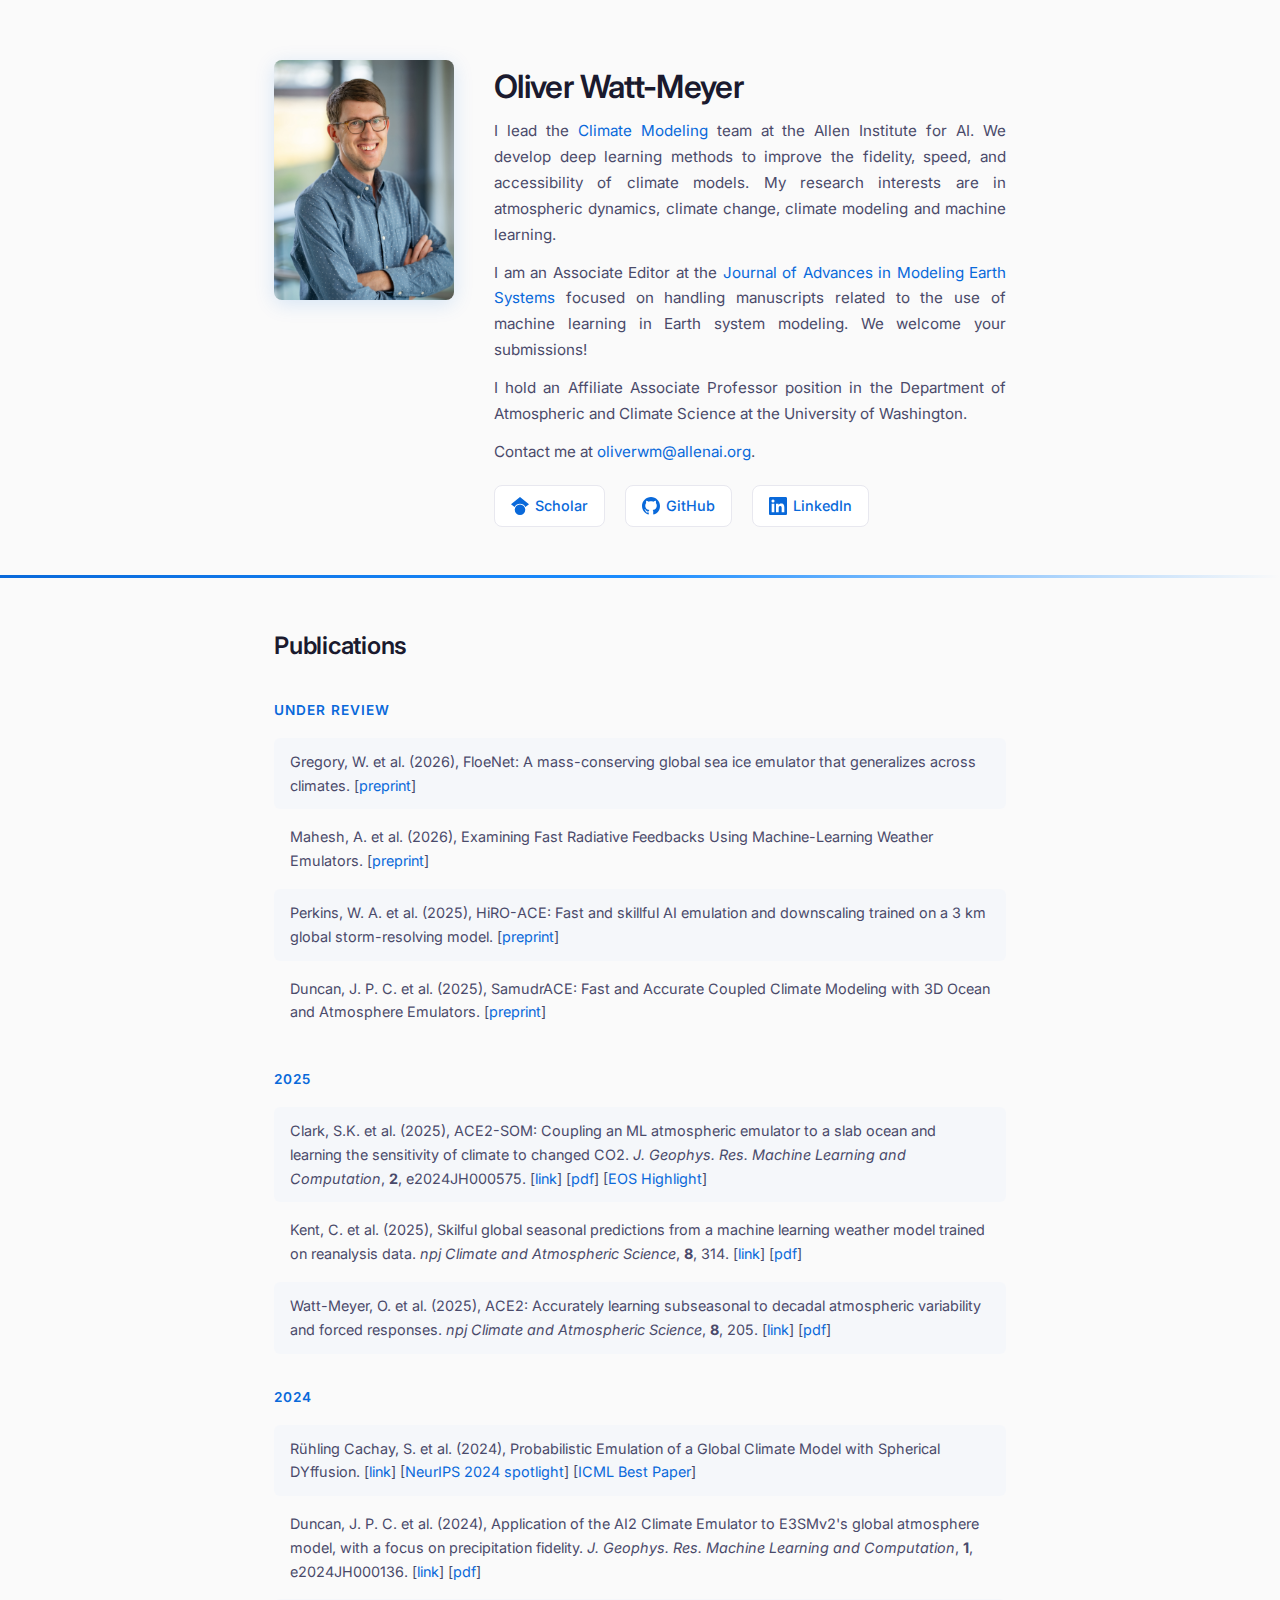
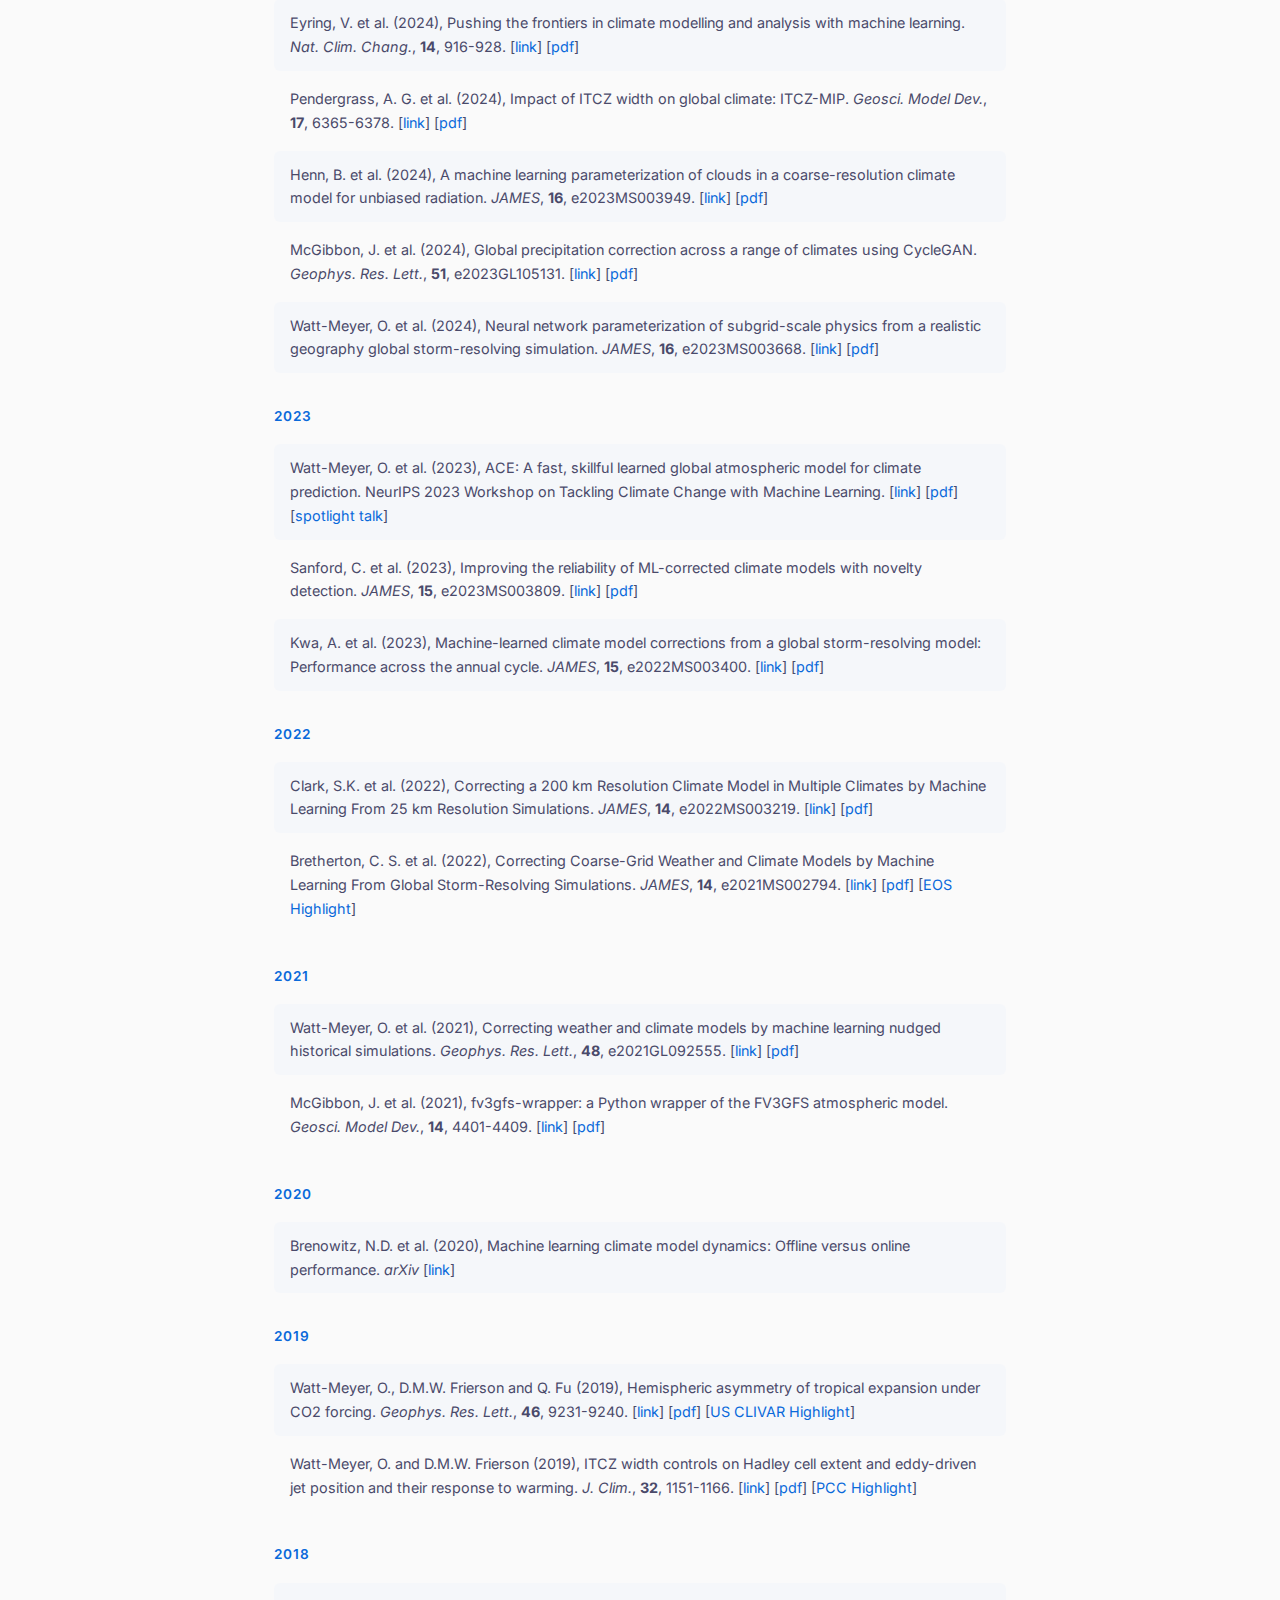
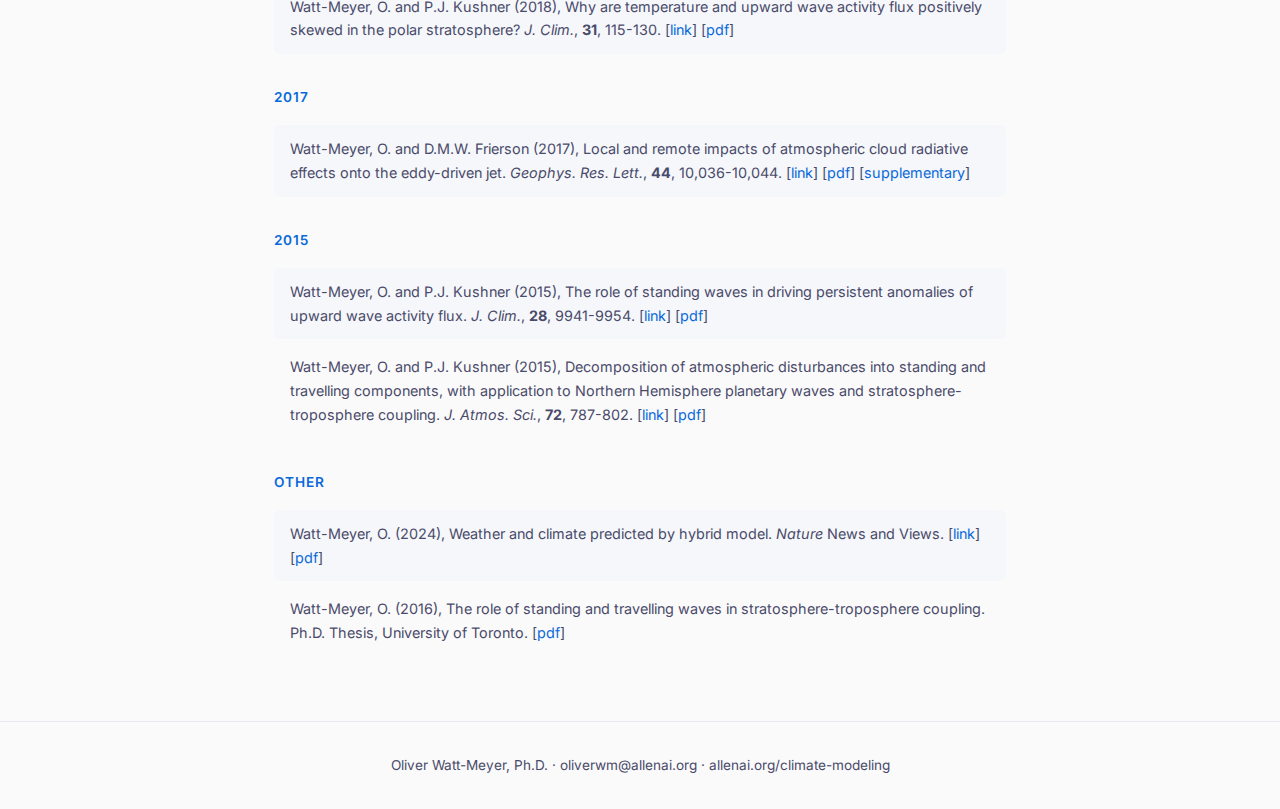
<file: index.html>
<!DOCTYPE html>
<html lang="en">
<head>
    <meta charset="utf-8">
    <meta name="viewport" content="width=device-width, initial-scale=1">
    <title>Oliver Watt-Meyer</title>
    <meta name="description" content="Oliver Watt-Meyer, Lead Research Scientist in Climate Modeling at Allen Institute for AI">
    <meta name="keywords" content="Oliver, Watt-Meyer, Atmospheric Dynamics, Climate, Machine Learning, Artificial Intelligence">
    <meta name="google-site-verification" content="THEeXyhXC6giBwA4fNbCqppctkP9OYTuIwHihQp08yg">
    <link rel="preconnect" href="https://fonts.googleapis.com">
    <link rel="preconnect" href="https://fonts.gstatic.com" crossorigin>
    <link href="https://fonts.googleapis.com/css2?family=Inter:wght@300;400;500;600&display=swap" rel="stylesheet">
    <style>
        *, *::before, *::after {
            box-sizing: border-box;
            margin: 0;
            padding: 0;
        }

        :root {
            --text: #1a1a2e;
            --text-secondary: #4a4a6a;
            --accent: #0969da;
            --accent-hover: #0550ae;
            --accent-light: #dbeafe;
            --bg: #fafafa;
            --card-bg: #ffffff;
            --border: #e8e8ef;
            --pub-bg: #f5f7fa;
        }

        body {
            font-family: 'Inter', -apple-system, BlinkMacSystemFont, sans-serif;
            color: var(--text);
            background: var(--bg);
            line-height: 1.7;
            font-size: 16px;
            -webkit-font-smoothing: antialiased;
        }

        a {
            color: var(--accent);
            text-decoration: none;
            transition: color 0.2s;
        }

        a:hover {
            color: var(--accent-hover);
            text-decoration: underline;
        }

        .container {
            max-width: 780px;
            margin: 0 auto;
            padding: 0 24px;
        }

        /* Header / Hero */
        .hero {
            padding: 60px 0 48px;
        }

        .hero-inner {
            display: flex;
            gap: 40px;
            align-items: flex-start;
        }

        .headshot {
            width: 180px;
            border-radius: 8px;
            flex-shrink: 0;
            box-shadow: 0 4px 20px rgba(9, 105, 218, 0.15);
        }

        .hero-text h1 {
            font-size: 2rem;
            font-weight: 600;
            margin-bottom: 4px;
            letter-spacing: -0.02em;
        }

        .hero-text .subtitle {
            font-size: 1.05rem;
            color: var(--text-secondary);
            margin-bottom: 16px;
            font-weight: 400;
        }

        .hero-text p {
            color: var(--text-secondary);
            font-size: 0.95rem;
            margin-bottom: 12px;
            text-align: justify;
        }

        .links {
            display: flex;
            gap: 20px;
            margin-top: 20px;
            flex-wrap: wrap;
        }

        .links a {
            display: inline-flex;
            align-items: center;
            gap: 6px;
            font-size: 0.9rem;
            font-weight: 500;
            padding: 8px 16px;
            border: 1px solid var(--border);
            border-radius: 8px;
            background: var(--card-bg);
            transition: all 0.2s;
        }

        .links a:hover {
            text-decoration: none;
            border-color: var(--accent);
            background: var(--accent-light);
            color: var(--accent-hover);
        }

        .links svg {
            width: 18px;
            height: 18px;
            flex-shrink: 0;
        }

        /* Divider */
        hr {
            border: none;
            height: 3px;
            background: linear-gradient(90deg, var(--accent), #1a8cff, transparent);
            margin: 0;
        }

        /* Publications */
        .publications {
            padding: 48px 0 60px;
        }

        .publications h2 {
            font-size: 1.5rem;
            font-weight: 600;
            margin-bottom: 32px;
            letter-spacing: -0.01em;
        }

        .pub-section h3 {
            font-size: 0.85rem;
            font-weight: 600;
            text-transform: uppercase;
            letter-spacing: 0.08em;
            color: var(--accent);
            margin-bottom: 16px;
            margin-top: 32px;
        }

        .pub-section:first-of-type h3 {
            margin-top: 0;
        }

        .pub-list {
            list-style: none;
        }

        .pub-list li {
            font-size: 0.9rem;
            line-height: 1.65;
            padding: 12px 16px;
            border-radius: 6px;
            margin-bottom: 4px;
            color: var(--text-secondary);
        }

        .pub-list li:nth-child(odd) {
            background: var(--pub-bg);
        }

        .pub-list li em {
            font-style: italic;
        }

        .pub-list .pub-links {
            white-space: nowrap;
        }

        .pub-list .pub-links a {
            font-size: 0.82rem;
            font-weight: 500;
        }

        /* Footer */
        footer {
            border-top: 1px solid var(--border);
            padding: 32px 0;
            text-align: center;
            font-size: 0.85rem;
            color: var(--text-secondary);
        }

        footer a {
            color: var(--text-secondary);
        }

        footer a:hover {
            color: var(--accent);
        }

        /* Mobile */
        @media (max-width: 600px) {
            .hero {
                padding: 40px 0 36px;
            }

            .hero-inner {
                flex-direction: column;
                align-items: center;
                text-align: center;
                gap: 24px;
            }

            .headshot {
                width: 140px;
            }

            .hero-text h1 {
                font-size: 1.6rem;
            }

            .hero-text p {
                text-align: left;
            }

            .links {
                justify-content: center;
            }

            .publications h2 {
                font-size: 1.3rem;
            }

            .pub-list li {
                padding: 10px 12px;
                font-size: 0.85rem;
            }
        }
    </style>
</head>
<body>

<section class="hero">
    <div class="container">
        <div class="hero-inner">
            <img class="headshot" src="images/headshot.jpg" alt="Oliver Watt-Meyer">
            <div class="hero-text">
                <h1>Oliver Watt-Meyer</h1>
                <p>
                    I lead the <a href="https://allenai.org/climate-modeling">Climate Modeling</a> team at the Allen Institute for AI. We develop deep learning methods to improve the fidelity,
                    speed, and accessibility of climate models. My research interests are in atmospheric dynamics, climate change,
                    climate modeling and machine learning. 
                </p>
                <p>
                    I am an Associate Editor at the <a href="https://agupubs.onlinelibrary.wiley.com/journal/19422466">Journal of Advances in Modeling Earth Systems</a>
                    focused on handling manuscripts related to the use of machine learning in Earth system modeling. We welcome your submissions!
                </p>
                <p>
				    I hold an Affiliate Associate Professor position in the Department of
                    Atmospheric and Climate Science at the University of Washington.
                </p>
                <p>Contact me at <a href="mailto:oliverwm@allenai.org">oliverwm@allenai.org</a>.</p>
                <div class="links">
                    <a href="https://scholar.google.com/citations?user=R-T2dmgAAAAJ&hl=en">
                        <svg viewBox="0 0 24 24" fill="currentColor"><path d="M12 24a7 7 0 1 1 0-14 7 7 0 0 1 0 14zm0-24L0 9.5l4.838 3.94A8 8 0 0 1 12 9a8 8 0 0 1 7.162 4.44L24 9.5z"/></svg>
                        Scholar
                    </a>
                    <a href="https://github.com/oliverwm1">
                        <svg viewBox="0 0 24 24" fill="currentColor"><path d="M12 0C5.37 0 0 5.37 0 12c0 5.31 3.435 9.795 8.205 11.385.6.105.825-.255.825-.57 0-.285-.015-1.23-.015-2.235-3.015.555-3.795-.735-4.035-1.41-.135-.345-.72-1.41-1.23-1.695-.42-.225-1.02-.78-.015-.795.945-.015 1.62.87 1.845 1.23 1.08 1.815 2.805 1.305 3.495.99.105-.78.42-1.305.765-1.605-2.67-.3-5.46-1.335-5.46-5.925 0-1.305.465-2.385 1.23-3.225-.12-.3-.54-1.53.12-3.18 0 0 1.005-.315 3.3 1.23.96-.27 1.98-.405 3-.405s2.04.135 3 .405c2.295-1.56 3.3-1.23 3.3-1.23.66 1.65.24 2.88.12 3.18.765.84 1.23 1.905 1.23 3.225 0 4.605-2.805 5.625-5.475 5.925.435.375.81 1.095.81 2.22 0 1.605-.015 2.895-.015 3.3 0 .315.225.69.825.57A12.02 12.02 0 0 0 24 12c0-6.63-5.37-12-12-12z"/></svg>
                        GitHub
                    </a>
                    <a href="https://www.linkedin.com/in/oliverwm/">
                        <svg viewBox="0 0 24 24" fill="currentColor"><path d="M20.447 20.452h-3.554v-5.569c0-1.328-.027-3.037-1.852-3.037-1.853 0-2.136 1.445-2.136 2.939v5.667H9.351V9h3.414v1.561h.046c.477-.9 1.637-1.85 3.37-1.85 3.601 0 4.267 2.37 4.267 5.455v6.286zM5.337 7.433a2.062 2.062 0 0 1-2.063-2.065 2.064 2.064 0 1 1 2.063 2.065zm1.782 13.019H3.555V9h3.564v11.452zM22.225 0H1.771C.792 0 0 .774 0 1.729v20.542C0 23.227.792 24 1.771 24h20.451C23.2 24 24 23.227 24 22.271V1.729C24 .774 23.2 0 22.222 0h.003z"/></svg>
                        LinkedIn
                    </a>
                </div>
            </div>
        </div>
    </div>
</section>

<hr>

<section class="publications">
    <div class="container">
        <h2>Publications</h2>

        <div class="pub-section">
            <h3>Under Review</h3>
            <ul class="pub-list">
                <li>Gregory, W. et al. (2026), FloeNet: A mass-conserving global sea ice emulator that generalizes across climates. [<a href="https://arxiv.org/abs/2603.12449">preprint</a>]</li>
                <li>Mahesh, A. et al. (2026), Examining Fast Radiative Feedbacks Using Machine-Learning Weather Emulators. [<a href="https://arxiv.org/abs/2602.16090">preprint</a>]</li>
                <li>Perkins, W. A. et al. (2025), HiRO-ACE: Fast and skillful AI emulation and downscaling trained on a 3 km global storm-resolving model. [<a href="https://arxiv.org/abs/2512.18224">preprint</a>]</li>
                <li>Duncan, J. P. C. et al. (2025), SamudrACE: Fast and Accurate Coupled Climate Modeling with 3D Ocean and Atmosphere Emulators. [<a href="https://arxiv.org/abs/2509.12490">preprint</a>]</li>
            </ul>
        </div>

        <div class="pub-section">
            <h3>2025</h3>
            <ul class="pub-list">
                <li>Clark, S.K. et al. (2025), ACE2-SOM: Coupling an ML atmospheric emulator to a slab ocean and learning the sensitivity of climate to changed CO2. <em>J. Geophys. Res. Machine Learning and Computation</em>, <strong>2</strong>, e2024JH000575. [<a href="https://agupubs.onlinelibrary.wiley.com/doi/full/10.1029/2024JH000575">link</a>] [<a href="https://agupubs.onlinelibrary.wiley.com/doi/epdf/10.1029/2024JH000575">pdf</a>] [<a href="https://eos.org/research-spotlights/a-step-toward-ai-modeling-of-the-whole-earth-system">EOS Highlight</a>]</li>
                <li>Kent, C. et al. (2025), Skilful global seasonal predictions from a machine learning weather model trained on reanalysis data. <em>npj Climate and Atmospheric Science</em>, <strong>8</strong>, 314. [<a href="https://www.nature.com/articles/s41612-025-01198-3">link</a>] [<a href="https://www.nature.com/articles/s41612-025-01198-3.pdf">pdf</a>]</li>
                <li>Watt-Meyer, O. et al. (2025), ACE2: Accurately learning subseasonal to decadal atmospheric variability and forced responses. <em>npj Climate and Atmospheric Science</em>, <strong>8</strong>, 205. [<a href="https://www.nature.com/articles/s41612-025-01090-0">link</a>] [<a href="https://www.nature.com/articles/s41612-025-01090-0.pdf">pdf</a>]</li>
            </ul>
        </div>

        <div class="pub-section">
            <h3>2024</h3>
            <ul class="pub-list">
                <li>R&#252;hling Cachay, S. et al. (2024), Probabilistic Emulation of a Global Climate Model with Spherical DYffusion. [<a href="https://arxiv.org/abs/2406.14798">link</a>] [<a href="https://openreview.net/forum?id=Ib2iHIJRTh">NeurIPS 2024 spotlight</a>] [<a href="https://leap-stc.github.io/ml4esm-workshop/Papers">ICML Best Paper</a>]</li>
                <li>Duncan, J. P. C. et al. (2024), Application of the AI2 Climate Emulator to E3SMv2's global atmosphere model, with a focus on precipitation fidelity. <em>J. Geophys. Res. Machine Learning and Computation</em>, <strong>1</strong>, e2024JH000136. [<a href="https://agupubs.onlinelibrary.wiley.com/doi/abs/10.1029/2024JH000136">link</a>] [<a href="https://agupubs.onlinelibrary.wiley.com/doi/epdf/10.1029/2024JH000136">pdf</a>]</li>
                <li>Eyring, V. et al. (2024), Pushing the frontiers in climate modelling and analysis with machine learning. <em>Nat. Clim. Chang.</em>, <strong>14</strong>, 916-928. [<a href="https://www.nature.com/articles/s41558-024-02095-y">link</a>] [<a href="https://rdcu.be/dRMdh">pdf</a>]</li>
                <li>Pendergrass, A. G. et al. (2024), Impact of ITCZ width on global climate: ITCZ-MIP. <em>Geosci. Model Dev.</em>, <strong>17</strong>, 6365-6378. [<a href="https://gmd.copernicus.org/articles/17/6365/2024/">link</a>] [<a href="https://gmd.copernicus.org/articles/17/6365/2024/gmd-17-6365-2024.pdf">pdf</a>]</li>
                <li>Henn, B. et al. (2024), A machine learning parameterization of clouds in a coarse-resolution climate model for unbiased radiation. <em>JAMES</em>, <strong>16</strong>, e2023MS003949. [<a href="https://agupubs.onlinelibrary.wiley.com/doi/10.1029/2023MS003949">link</a>] [<a href="https://agupubs.onlinelibrary.wiley.com/doi/epdf/10.1029/2023MS003949">pdf</a>]</li>
                <li>McGibbon, J. et al. (2024), Global precipitation correction across a range of climates using CycleGAN. <em>Geophys. Res. Lett.</em>, <strong>51</strong>, e2023GL105131. [<a href="https://agupubs.onlinelibrary.wiley.com/doi/full/10.1029/2023GL105131">link</a>] [<a href="https://agupubs.onlinelibrary.wiley.com/doi/epdf/10.1029/2023GL105131">pdf</a>]</li>
                <li>Watt-Meyer, O. et al. (2024), Neural network parameterization of subgrid-scale physics from a realistic geography global storm-resolving simulation. <em>JAMES</em>, <strong>16</strong>, e2023MS003668. [<a href="https://agupubs.onlinelibrary.wiley.com/doi/full/10.1029/2023MS003668">link</a>] [<a href="https://agupubs.onlinelibrary.wiley.com/doi/epdf/10.1029/2023MS003668">pdf</a>]</li>
            </ul>
        </div>

        <div class="pub-section">
            <h3>2023</h3>
            <ul class="pub-list">
                <li>Watt-Meyer, O. et al. (2023), ACE: A fast, skillful learned global atmospheric model for climate prediction. NeurIPS 2023 Workshop on Tackling Climate Change with Machine Learning. [<a href="https://arxiv.org/abs/2310.02074">link</a>] [<a href="https://arxiv.org/pdf/2310.02074.pdf">pdf</a>] [<a href="https://nips.cc/virtual/2023/76999">spotlight talk</a>]</li>
                <li>Sanford, C. et al. (2023), Improving the reliability of ML-corrected climate models with novelty detection. <em>JAMES</em>, <strong>15</strong>, e2023MS003809. [<a href="https://agupubs.onlinelibrary.wiley.com/doi/full/10.1029/2023MS003809">link</a>] [<a href="https://agupubs.onlinelibrary.wiley.com/doi/epdf/10.1029/2023MS003809">pdf</a>]</li>
                <li>Kwa, A. et al. (2023), Machine-learned climate model corrections from a global storm-resolving model: Performance across the annual cycle. <em>JAMES</em>, <strong>15</strong>, e2022MS003400. [<a href="https://agupubs.onlinelibrary.wiley.com/doi/full/10.1029/2022MS003400">link</a>] [<a href="https://agupubs.onlinelibrary.wiley.com/doi/epdf/10.1029/2022MS003400">pdf</a>]</li>
            </ul>
        </div>

        <div class="pub-section">
            <h3>2022</h3>
            <ul class="pub-list">
                <li>Clark, S.K. et al. (2022), Correcting a 200 km Resolution Climate Model in Multiple Climates by Machine Learning From 25 km Resolution Simulations. <em>JAMES</em>, <strong>14</strong>, e2022MS003219. [<a href="https://agupubs.onlinelibrary.wiley.com/doi/full/10.1029/2022MS003219">link</a>] [<a href="https://agupubs.onlinelibrary.wiley.com/doi/epdf/10.1029/2022MS003219">pdf</a>]</li>
                <li>Bretherton, C. S. et al. (2022), Correcting Coarse-Grid Weather and Climate Models by Machine Learning From Global Storm-Resolving Simulations. <em>JAMES</em>, <strong>14</strong>, e2021MS002794. [<a href="https://agupubs.onlinelibrary.wiley.com/doi/abs/10.1029/2021MS002794">link</a>] [<a href="https://agupubs.onlinelibrary.wiley.com/doi/epdf/10.1029/2021MS002794">pdf</a>] [<a href="https://eos.org/editor-highlights/corrective-machine-learning-for-improving-climate-models">EOS Highlight</a>]</li>
            </ul>
        </div>

        <div class="pub-section">
            <h3>2021</h3>
            <ul class="pub-list">
                <li>Watt-Meyer, O. et al. (2021), Correcting weather and climate models by machine learning nudged historical simulations. <em>Geophys. Res. Lett.</em>, <strong>48</strong>, e2021GL092555. [<a href="https://agupubs.onlinelibrary.wiley.com/doi/full/10.1029/2021GL092555">link</a>] [<a href="https://agupubs.onlinelibrary.wiley.com/doi/epdf/10.1029/2021GL092555">pdf</a>]</li>
                <li>McGibbon, J. et al. (2021), fv3gfs-wrapper: a Python wrapper of the FV3GFS atmospheric model. <em>Geosci. Model Dev.</em>, <strong>14</strong>, 4401-4409. [<a href="https://gmd.copernicus.org/articles/14/4401/2021/gmd-14-4401-2021-discussion.html">link</a>] [<a href="https://gmd.copernicus.org/articles/14/4401/2021/gmd-14-4401-2021.pdf">pdf</a>]</li>
            </ul>
        </div>

        <div class="pub-section">
            <h3>2020</h3>
            <ul class="pub-list">
                <li>Brenowitz, N.D. et al. (2020), Machine learning climate model dynamics: Offline versus online performance. <em>arXiv</em> [<a href="https://arxiv.org/abs/2011.03081">link</a>]</li>
            </ul>
        </div>

        <div class="pub-section">
            <h3>2019</h3>
            <ul class="pub-list">
                <li>Watt-Meyer, O., D.M.W. Frierson and Q. Fu (2019), Hemispheric asymmetry of tropical expansion under CO2 forcing. <em>Geophys. Res. Lett.</em>, <strong>46</strong>, 9231-9240. [<a href="https://agupubs.onlinelibrary.wiley.com/doi/abs/10.1029/2019GL083695">link</a>] [<a href="publications/Watt-MeyerFriersonFu2019_GRL.pdf">pdf</a>] [<a href="https://usclivar.org/research-highlights/swiftly-shifting-southward-co2-forced-tropical-widening-larger-southern">US CLIVAR Highlight</a>]</li>
                <li>Watt-Meyer, O. and D.M.W. Frierson (2019), ITCZ width controls on Hadley cell extent and eddy-driven jet position and their response to warming. <em>J. Clim.</em>, <strong>32</strong>, 1151-1166. [<a href="https://journals.ametsoc.org/doi/abs/10.1175/JCLI-D-18-0434.1">link</a>] [<a href="publications/Watt-MeyerFrierson2019.pdf">pdf</a>] [<a href="https://pcc.uw.edu/blog/research/connections-between-the-response-of-the-itcz-hadley-cell-and-storm-tracks-to-climate-change/">PCC Highlight</a>]</li>
            </ul>
        </div>

        <div class="pub-section">
            <h3>2018</h3>
            <ul class="pub-list">
                <li>Watt-Meyer, O. and P.J. Kushner (2018), Why are temperature and upward wave activity flux positively skewed in the polar stratosphere? <em>J. Clim.</em>, <strong>31</strong>, 115-130. [<a href="http://journals.ametsoc.org/doi/abs/10.1175/JCLI-D-17-0155.1">link</a>] [<a href="publications/Watt-MeyerKushner2018.pdf">pdf</a>]</li>
            </ul>
        </div>

        <div class="pub-section">
            <h3>2017</h3>
            <ul class="pub-list">
                <li>Watt-Meyer, O. and D.M.W. Frierson (2017), Local and remote impacts of atmospheric cloud radiative effects onto the eddy-driven jet. <em>Geophys. Res. Lett.</em>, <strong>44</strong>, 10,036-10,044. [<a href="http://onlinelibrary.wiley.com/doi/10.1002/2017GL074901/full">link</a>] [<a href="publications/Watt-MeyerFrierson2017.pdf">pdf</a>] [<a href="publications/Watt-MeyerFrierson2017_supp.pdf">supplementary</a>]</li>
            </ul>
        </div>

        <div class="pub-section">
            <h3>2015</h3>
            <ul class="pub-list">
                <li>Watt-Meyer, O. and P.J. Kushner (2015), The role of standing waves in driving persistent anomalies of upward wave activity flux. <em>J. Clim.</em>, <strong>28</strong>, 9941-9954. [<a href="http://journals.ametsoc.org/doi/abs/10.1175/JCLI-D-15-0317.1">link</a>] [<a href="publications/Watt-MeyerKushner2015b.pdf">pdf</a>]</li>
                <li>Watt-Meyer, O. and P.J. Kushner (2015), Decomposition of atmospheric disturbances into standing and travelling components, with application to Northern Hemisphere planetary waves and stratosphere-troposphere coupling. <em>J. Atmos. Sci.</em>, <strong>72</strong>, 787-802. [<a href="http://journals.ametsoc.org/doi/abs/10.1175/JAS-D-14-0214.1">link</a>] [<a href="publications/Watt-MeyerKushner2015a.pdf">pdf</a>]</li>
            </ul>
        </div>

        <div class="pub-section">
            <h3>Other</h3>
            <ul class="pub-list">
                <li>Watt-Meyer, O. (2024), Weather and climate predicted by hybrid model. <em>Nature</em> News and Views. [<a href="https://www.nature.com/articles/d41586-024-02558-4">link</a>] [<a href="https://rdcu.be/dRlsM">pdf</a>]</li>
                <li>Watt-Meyer, O. (2016), The role of standing and travelling waves in stratosphere-troposphere coupling. Ph.D. Thesis, University of Toronto. [<a href="publications/OliverWatt-MeyerThesis.pdf">pdf</a>]</li>
            </ul>
        </div>
    </div>
</section>

<footer>
    <div class="container">
        Oliver Watt-Meyer, Ph.D. &middot;
        <a href="mailto:oliverwm@allenai.org">oliverwm@allenai.org</a> &middot;
        <a href="https://allenai.org/climate-modeling">allenai.org/climate-modeling</a>
    </div>
</footer>

</body>
</html>
</file>
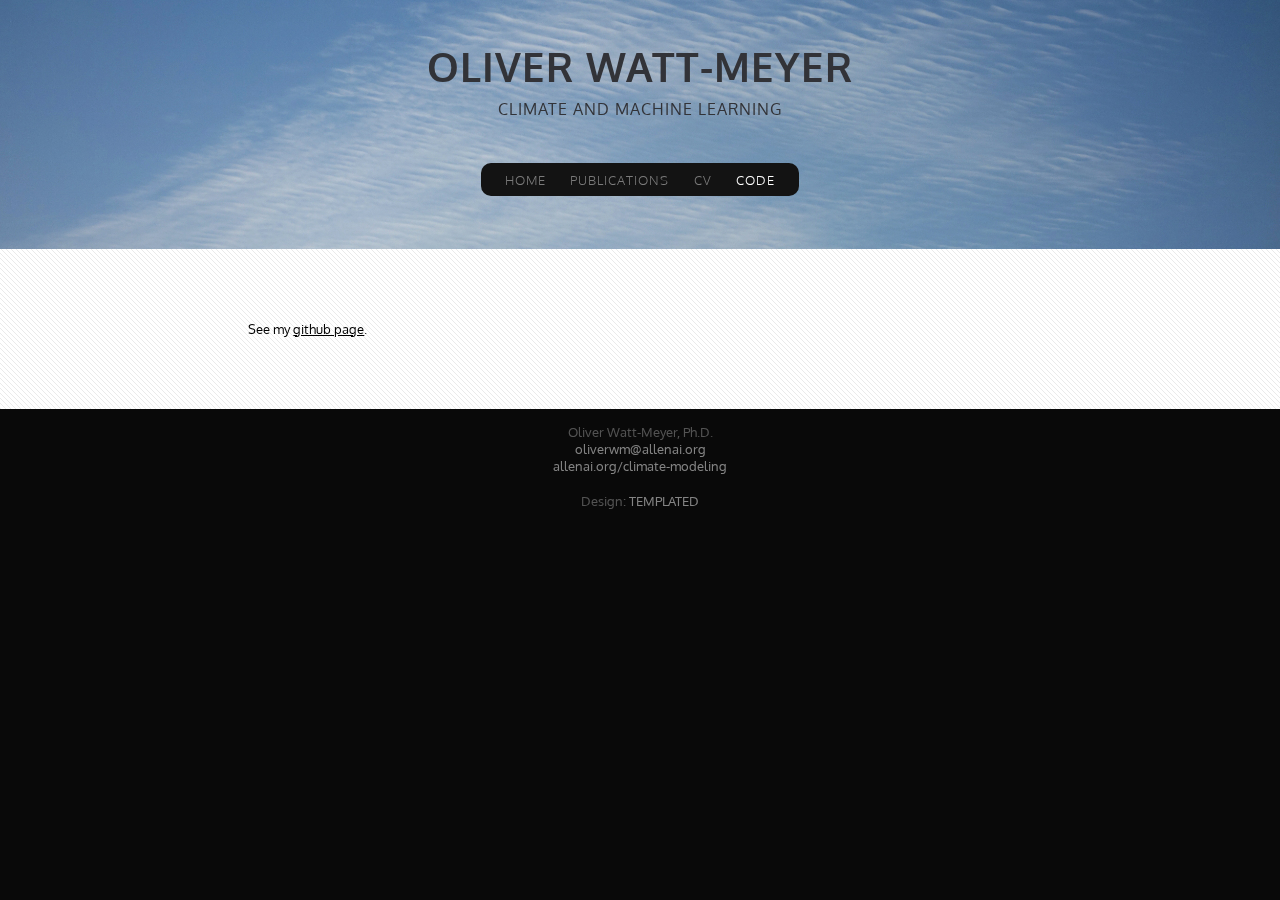
<file: code.html>
<!DOCTYPE HTML>
<!--
	Monochromed by TEMPLATED
    templated.co @templatedco
    Released for free under the Creative Commons Attribution 3.0 license (templated.co/license)
-->
<html>
	<head>
		<title>Oliver Watt-Meyer</title>
		<meta http-equiv="content-type" content="text/html; charset=utf-8" />
		<meta name="description" content="" />
		<meta name="keywords" content="" />
		<meta name="robots" content="noindex" />
		<link href='http://fonts.googleapis.com/css?family=Oxygen:400,300,700' rel='stylesheet' type='text/css'>
		<!--[if lte IE 8]><script src="js/html5shiv.js"></script><![endif]-->
        <script src="http://ajax.googleapis.com/ajax/libs/jquery/1.11.0/jquery.min.js"></script>
		<script src="js/skel.min.js"></script>
		<script src="js/skel-panels.min.js"></script>
		<script src="js/init.js"></script>
		<noscript>
			<link rel="stylesheet" href="css/skel-noscript.css" />
			<link rel="stylesheet" href="css/style.css" />
		</noscript>
		<!--[if lte IE 8]><link rel="stylesheet" href="css/ie/v8.css" /><![endif]-->
		<!--[if lte IE 9]><link rel="stylesheet" href="css/ie/v9.css" /><![endif]-->
	</head>
	<body class="homepage">

	<!-- Header -->
		<div id="header">
			<div class="container">
					
				<!-- Logo -->
					<div id="logo">
						<h1><a href="#">Oliver Watt-Meyer</a></h1>
						<span>Climate and Machine Learning</span>
					</div>
				
				<!-- Nav -->
					<nav id="nav">
						<ul>
							<li><a href="index.html">Home</a></li>
							<li><a href="publications.html">Publications</a></li>
							<li><a href="cv.html">CV</a></li>
							<li class="active"><a href="code.html">Code</a></li>
						</ul>
					</nav>

			</div>
		</div>
	<!-- Header -->
			
	<!-- Main -->
		<div id="main">
			<div class="container">
				<div class="row">
					<div class="2u">
						<section>
							<p>&nbsp;</p>
						</section>
					</div>
					<div class="8u">
						<section>
							See my <a href="https://github.com/oliverwm1">github page</a>.
						</section>
					</div>
					
					<div class="2u">
						<section>
							<p>&nbsp;</p>
						</section>
					</div>
				</div>
			
			</div>
		</div>
	<!-- Main -->


	<!-- Copyright -->
		<div id="copyright">
			<div class="container">
				<ul>
					<li>
						Oliver Watt-Meyer, Ph.D.<br>
						<a href="mailto:oliverwm@allenai.org">oliverwm@allenai.org</a><br>
						<a href="https://allenai.org/climate-modeling">allenai.org/climate-modeling</a>
					</li>
				</ul>
				Design: <a href="http://templated.co">TEMPLATED</a>
			</div>
		</div>

	</body>
</html>
</file>
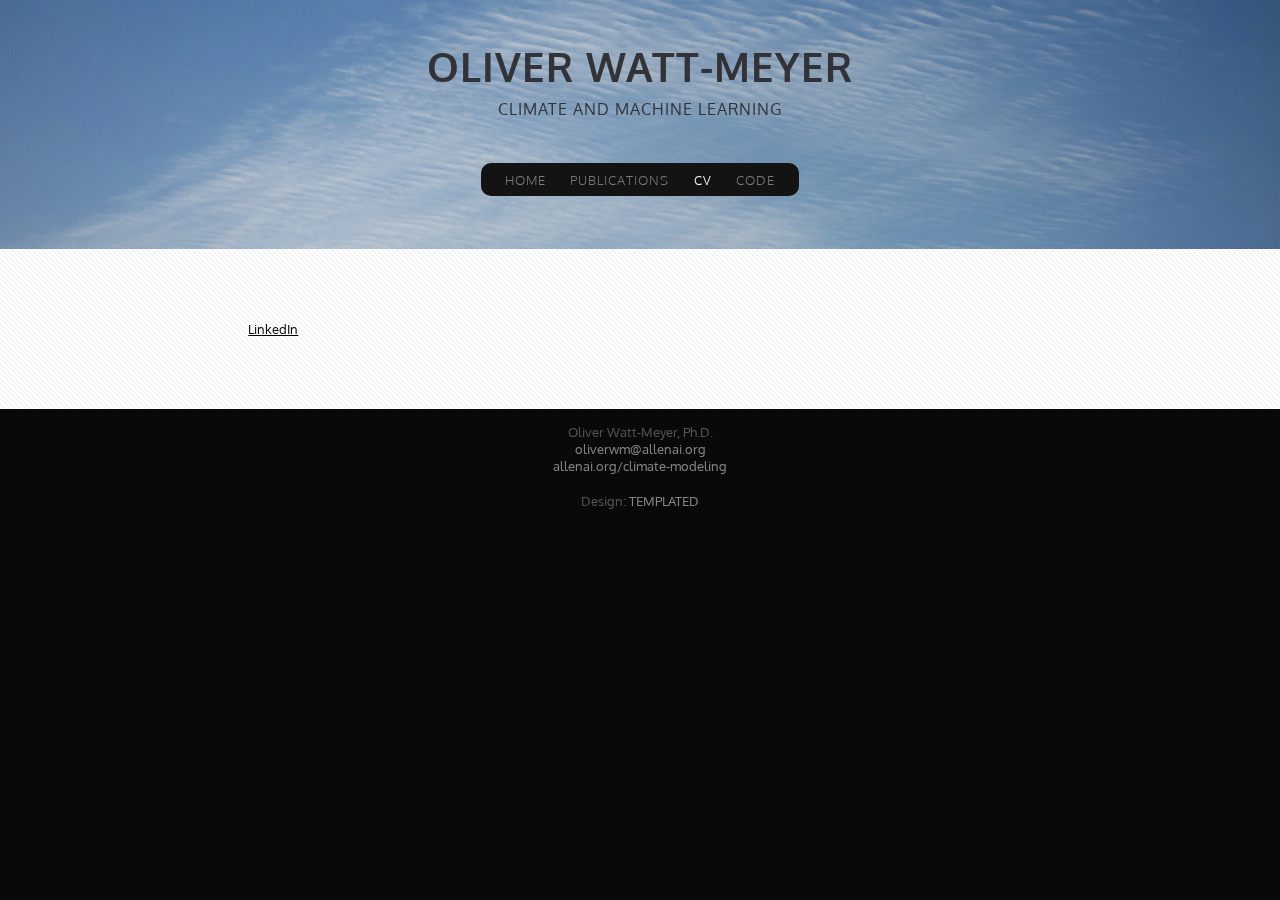
<file: cv.html>
<!DOCTYPE HTML>
<!--
	Monochromed by TEMPLATED
    templated.co @templatedco
    Released for free under the Creative Commons Attribution 3.0 license (templated.co/license)
-->
<html>
	<head>
		<title>Oliver Watt-Meyer</title>
		<meta http-equiv="content-type" content="text/html; charset=utf-8" />
		<meta name="description" content="" />
		<meta name="keywords" content="" />
		<meta name="robots" content="noindex" />
		<link href='http://fonts.googleapis.com/css?family=Oxygen:400,300,700' rel='stylesheet' type='text/css'>
		<!--[if lte IE 8]><script src="js/html5shiv.js"></script><![endif]-->
        <script src="http://ajax.googleapis.com/ajax/libs/jquery/1.11.0/jquery.min.js"></script>
		<script src="js/skel.min.js"></script>
		<script src="js/skel-panels.min.js"></script>
		<script src="js/init.js"></script>
		<noscript>
			<link rel="stylesheet" href="css/skel-noscript.css" />
			<link rel="stylesheet" href="css/style.css" />
		</noscript>
		<!--[if lte IE 8]><link rel="stylesheet" href="css/ie/v8.css" /><![endif]-->
		<!--[if lte IE 9]><link rel="stylesheet" href="css/ie/v9.css" /><![endif]-->
	</head>
	<body class="homepage">

	<!-- Header -->
		<div id="header">
			<div class="container">
					
				<!-- Logo -->
					<div id="logo">
						<h1><a href="#">Oliver Watt-Meyer</a></h1>
						<span>Climate and Machine Learning</span>
					</div>
				
				<!-- Nav -->
					<nav id="nav">
						<ul>
							<li><a href="index.html">Home</a></li>
							<li><a href="publications.html">Publications</a></li>
							<li class="active"><a href="cv.html">CV</a></li>
							<li><a href="code.html">Code</a></li>
						</ul>
					</nav>

			</div>
		</div>
	<!-- Header -->
			
	<!-- Main -->
		<div id="main">
			<div class="container">
				<div class="row">
					<div class="2u">
						<section>
							<p>&nbsp;</p>
						</section>
					</div>
					<div class="8u">
						<section>
							<a href="https://www.linkedin.com/in/oliverwm/">LinkedIn</a>
						</section>
					</div>
					
					<div class="2u">
						<section>
							<p>&nbsp;</p>
						</section>
					</div>
				</div>
			
			</div>
		</div>
	<!-- Main -->


	<!-- Copyright -->
		<div id="copyright">
			<div class="container">
				<ul>
					<li>
						Oliver Watt-Meyer, Ph.D.<br>
						<a href="mailto:oliverwm@allenai.org">oliverwm@allenai.org</a><br>
						<a href="https://allenai.org/climate-modeling">allenai.org/climate-modeling</a>
					</li>
				</ul>
				Design: <a href="http://templated.co">TEMPLATED</a>
			</div>
		</div>

	</body>
</html>
</file>
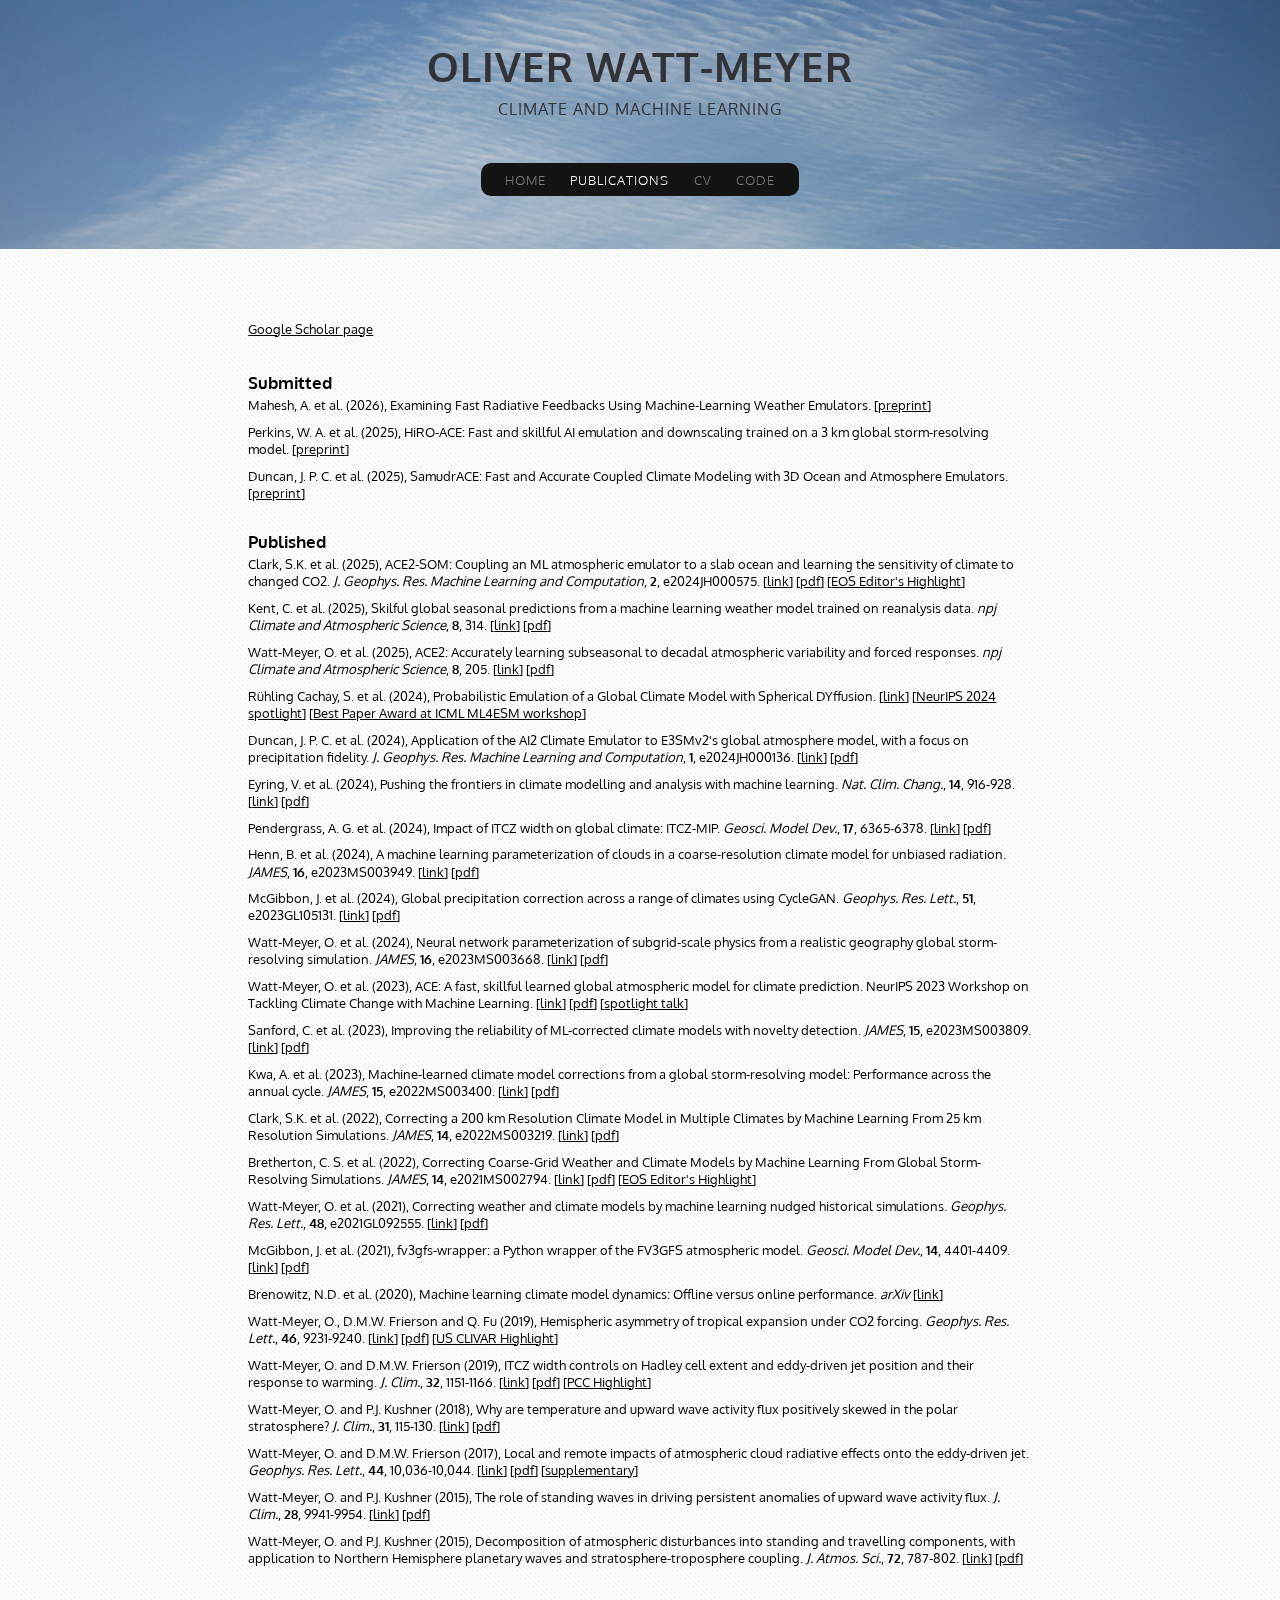
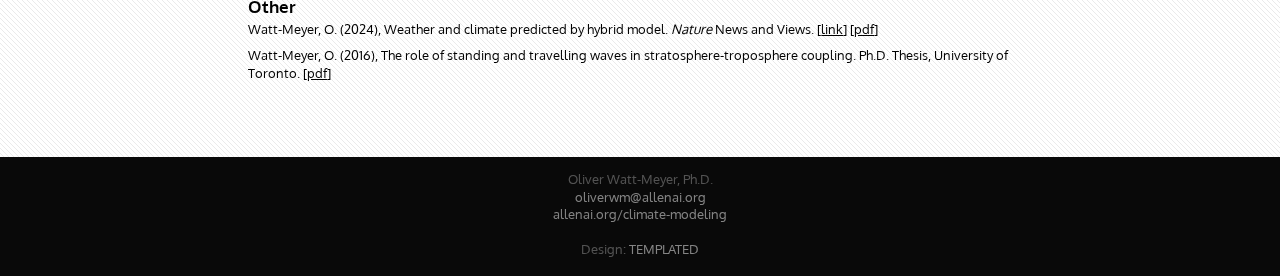
<file: publications.html>
<!DOCTYPE HTML>
<!--
	Monochromed by TEMPLATED
    templated.co @templatedco
    Released for free under the Creative Commons Attribution 3.0 license (templated.co/license)
-->
<html>
	<head>
		<title>Oliver Watt-Meyer</title>
		<meta http-equiv="content-type" content="text/html; charset=utf-8" />
		<meta name="description" content="" />
		<meta name="keywords" content="" />
		<meta name="robots" content="noindex" />
		<link href='http://fonts.googleapis.com/css?family=Oxygen:400,300,700' rel='stylesheet' type='text/css'>
		<!--[if lte IE 8]><script src="js/html5shiv.js"></script><![endif]-->
        <script src="http://ajax.googleapis.com/ajax/libs/jquery/1.11.0/jquery.min.js"></script>
		<script src="js/skel.min.js"></script>
		<script src="js/skel-panels.min.js"></script>
		<script src="js/init.js"></script>
		<noscript>
			<link rel="stylesheet" href="css/skel-noscript.css" />
			<link rel="stylesheet" href="css/style.css" />
		</noscript>
		<!--[if lte IE 8]><link rel="stylesheet" href="css/ie/v8.css" /><![endif]-->
		<!--[if lte IE 9]><link rel="stylesheet" href="css/ie/v9.css" /><![endif]-->
	</head>
	<body class="homepage">

	<!-- Header -->
		<div id="header">
			<div class="container">
					
				<!-- Logo -->
					<div id="logo">
						<h1><a href="#">Oliver Watt-Meyer</a></h1>
						<span>Climate and Machine Learning</span>
					</div>
				
				<!-- Nav -->
					<nav id="nav">
						<ul>
							<li><a href="index.html">Home</a></li>
							<li class="active"><a href="publications.html">Publications</a></li>
							<li><a href="cv.html">CV</a></li>
							<li><a href="code.html">Code</a></li>
						</ul>
					</nav>

			</div>
		</div>
	<!-- Header -->
			
	<!-- Main -->
		<div id="main">
			<div class="container">
				<div class="row">
					<div class="2u">
						<section>
							<p>&nbsp;</p>
						</section>
					</div>
					<div class="8u">
						<section>
							<a href="https://scholar.google.com/citations?user=R-T2dmgAAAAJ&hl=en">Google Scholar page</a>
						</section>
						<section>
							<h3>Submitted</h3>
							<ul>
								<li>Mahesh, A. et al. (2026), Examining Fast Radiative Feedbacks Using Machine-Learning Weather Emulators. [<a href="https://arxiv.org/abs/2602.16090">preprint</a>]</li>
								<li>Perkins, W. A. et al. (2025), HiRO-ACE: Fast and skillful AI emulation and downscaling trained on a 3 km global storm-resolving model. [<a href="https://arxiv.org/abs/2512.18224">preprint</a>]</li>
								<li>Duncan, J. P. C. et al. (2025), SamudrACE: Fast and Accurate Coupled Climate Modeling with 3D Ocean and Atmosphere Emulators. [<a href="https://arxiv.org/abs/2509.12490">preprint</a>]</li>
							</ul>
						</section>
						<section>
							<h3>Published</h3>
							<ul>
								<li>Clark, S.K. et al. (2025), ACE2-SOM: Coupling an ML atmospheric emulator to a slab ocean and learning the sensitivity of climate to changed CO2. <em>J. Geophys. Res. Machine Learning and Computation</em>, <strong>2</strong>, e2024JH000575. [<a href="https://agupubs.onlinelibrary.wiley.com/doi/full/10.1029/2024JH000575">link</a>] [<a href="https://agupubs.onlinelibrary.wiley.com/doi/epdf/10.1029/2024JH000575">pdf</a>] [<a href="https://eos.org/research-spotlights/a-step-toward-ai-modeling-of-the-whole-earth-system">EOS Editor's Highlight</a>]</li>
								<li>Kent, C. et al. (2025), Skilful global seasonal predictions from a machine learning weather model trained on reanalysis data. <em>npj Climate and Atmospheric Science</em>, <strong>8</strong>, 314. [<a href="https://www.nature.com/articles/s41612-025-01198-3">link</a>] [<a href="https://www.nature.com/articles/s41612-025-01198-3.pdf">pdf</a>]</li>
								<li>Watt-Meyer, O. et al. (2025), ACE2: Accurately learning subseasonal to decadal atmospheric variability and forced responses. <em>npj Climate and Atmospheric Science</em>, <strong>8</strong>, 205. [<a href="https://www.nature.com/articles/s41612-025-01090-0">link</a>] [<a href="https://www.nature.com/articles/s41612-025-01090-0.pdf">pdf</a>]</li>
								<li>R&#252;hling Cachay, S. et al. (2024), Probabilistic Emulation of a Global Climate Model with Spherical DYffusion. [<a href="https://arxiv.org/abs/2406.14798">link</a>] [<a href="https://openreview.net/forum?id=Ib2iHIJRTh">NeurIPS 2024 spotlight</a>] [<a href="https://leap-stc.github.io/ml4esm-workshop/Papers">Best Paper Award at ICML ML4ESM workshop</a>]</li>
								<li>Duncan, J. P. C. et al. (2024), Application of the AI2 Climate Emulator to E3SMv2's global atmosphere model, with a focus on precipitation fidelity. <em>J. Geophys. Res. Machine Learning and Computation</em>, <strong>1</strong>, e2024JH000136. [<a href="https://agupubs.onlinelibrary.wiley.com/doi/abs/10.1029/2024JH000136">link</a>] [<a href="https://agupubs.onlinelibrary.wiley.com/doi/epdf/10.1029/2024JH000136">pdf</a>]</li>
								<li>Eyring, V. et al. (2024), Pushing the frontiers in climate modelling and analysis with machine learning. <em>Nat. Clim. Chang.</em>, <strong>14</strong>, 916-928. [<a href="https://www.nature.com/articles/s41558-024-02095-y">link</a>] [<a href="https://rdcu.be/dRMdh">pdf</a>]</li>
								<li>Pendergrass, A. G. et al. (2024), Impact of ITCZ width on global climate: ITCZ-MIP. <em>Geosci. Model Dev.</em>, <strong>17</strong>, 6365-6378. [<a href="https://gmd.copernicus.org/articles/17/6365/2024/">link</a>] [<a href="https://gmd.copernicus.org/articles/17/6365/2024/gmd-17-6365-2024.pdf">pdf</a>]</li>
								<li>Henn, B. et al. (2024), A machine learning parameterization of clouds in a coarse-resolution climate model for unbiased radiation. <em>JAMES</em>, <strong>16</strong>, e2023MS003949. [<a href="https://agupubs.onlinelibrary.wiley.com/doi/10.1029/2023MS003949">link</a>] [<a href="https://agupubs.onlinelibrary.wiley.com/doi/epdf/10.1029/2023MS003949">pdf</a>]</li>
								<li>McGibbon, J. et al. (2024), Global precipitation correction across a range of climates using CycleGAN. <em>Geophys. Res. Lett.</em>, <strong>51</strong>, e2023GL105131. [<a href="https://agupubs.onlinelibrary.wiley.com/doi/full/10.1029/2023GL105131">link</a>] [<a href="https://agupubs.onlinelibrary.wiley.com/doi/epdf/10.1029/2023GL105131">pdf</a>]</li>
								<li>Watt-Meyer, O. et al. (2024), Neural network parameterization of subgrid-scale physics from a realistic geography global storm-resolving simulation. <em>JAMES</em>, <strong>16</strong>, e2023MS003668. [<a href="https://agupubs.onlinelibrary.wiley.com/doi/full/10.1029/2023MS003668">link</a>] [<a href="https://agupubs.onlinelibrary.wiley.com/doi/epdf/10.1029/2023MS003668">pdf</a>]</li>
								<li>Watt-Meyer, O. et al. (2023), ACE: A fast, skillful learned global atmospheric model for climate prediction. NeurIPS 2023 Workshop on Tackling Climate Change with Machine Learning. [<a href="https://arxiv.org/abs/2310.02074">link</a>] [<a href="https://arxiv.org/pdf/2310.02074.pdf">pdf</a>] [<a href="https://nips.cc/virtual/2023/76999">spotlight talk</a>]</li>
								<li>Sanford, C. et al. (2023), Improving the reliability of ML-corrected climate models with novelty detection. <em>JAMES</em>, <strong>15</strong>, e2023MS003809. [<a href="https://agupubs.onlinelibrary.wiley.com/doi/full/10.1029/2023MS003809">link</a>] [<a href="https://agupubs.onlinelibrary.wiley.com/doi/epdf/10.1029/2023MS003809">pdf</a>]</li>
								<li>Kwa, A. et al. (2023), Machine-learned climate model corrections from a global storm-resolving model: Performance across the annual cycle. <em>JAMES</em>, <strong>15</strong>, e2022MS003400. [<a href="https://agupubs.onlinelibrary.wiley.com/doi/full/10.1029/2022MS003400">link</a>] [<a href="https://agupubs.onlinelibrary.wiley.com/doi/epdf/10.1029/2022MS003400">pdf</a>]</li>
								<li>Clark, S.K. et al. (2022), Correcting a 200 km Resolution Climate Model in Multiple Climates by Machine Learning From 25 km Resolution Simulations. <em>JAMES</em>, <strong>14</strong>, e2022MS003219. [<a href="https://agupubs.onlinelibrary.wiley.com/doi/full/10.1029/2022MS003219">link</a>] [<a href="https://agupubs.onlinelibrary.wiley.com/doi/epdf/10.1029/2022MS003219">pdf</a>]</li>
								<li>Bretherton, C. S. et al. (2022), Correcting Coarse‐Grid Weather and Climate Models by Machine Learning From Global Storm‐Resolving Simulations. <em>JAMES</em>, <strong>14</strong>, e2021MS002794. [<a href="https://agupubs.onlinelibrary.wiley.com/doi/abs/10.1029/2021MS002794">link</a>] [<a href="https://agupubs.onlinelibrary.wiley.com/doi/epdf/10.1029/2021MS002794">pdf</a>] [<a href="https://eos.org/editor-highlights/corrective-machine-learning-for-improving-climate-models">EOS Editor's Highlight</a>]</li>
								<li>Watt-Meyer, O. et al. (2021), Correcting weather and climate models by machine learning nudged historical simulations. <em>Geophys. Res. Lett.</em>, <strong>48</strong>, e2021GL092555. [<a href="https://agupubs.onlinelibrary.wiley.com/doi/full/10.1029/2021GL092555">link</a>] [<a href="https://agupubs.onlinelibrary.wiley.com/doi/epdf/10.1029/2021GL092555">pdf</a>]</li>
								<li>McGibbon, J. et al. (2021), fv3gfs-wrapper: a Python wrapper of the FV3GFS atmospheric model. <em>Geosci. Model Dev.</em>, <strong>14</strong>, 4401-4409. [<a href="https://gmd.copernicus.org/articles/14/4401/2021/gmd-14-4401-2021-discussion.html">link</a>] [<a href="https://gmd.copernicus.org/articles/14/4401/2021/gmd-14-4401-2021.pdf">pdf</a>]</li>
								<li>Brenowitz, N.D. et al. (2020), Machine learning climate model dynamics: Offline versus online performance. <em>arXiv</em> [<a href="https://arxiv.org/abs/2011.03081">link</a>]</li>
								<li>Watt-Meyer, O., D.M.W. Frierson and Q. Fu (2019), Hemispheric asymmetry of tropical expansion under CO2 forcing. <em>Geophys. Res. Lett.</em>, <strong>46</strong>, 9231-9240. [<a href="https://agupubs.onlinelibrary.wiley.com/doi/abs/10.1029/2019GL083695">link</a>] [<a href="publications/Watt-MeyerFriersonFu2019_GRL.pdf">pdf</a>] [<a href="https://usclivar.org/research-highlights/swiftly-shifting-southward-co2-forced-tropical-widening-larger-southern">US CLIVAR Highlight</a>]</li>
								<li>Watt-Meyer, O. and D.M.W. Frierson (2019), ITCZ width controls on Hadley cell extent and eddy-driven jet position and their response to warming. <em>J. Clim.</em>, <strong>32</strong>, 1151-1166. [<a href="https://journals.ametsoc.org/doi/abs/10.1175/JCLI-D-18-0434.1">link</a>] [<a href="publications/Watt-MeyerFrierson2019.pdf">pdf</a>] [<a href="https://pcc.uw.edu/blog/research/connections-between-the-response-of-the-itcz-hadley-cell-and-storm-tracks-to-climate-change/">PCC Highlight</a>]</li>
								<li>Watt-Meyer, O. and P.J. Kushner (2018), Why are temperature and upward wave activity flux positively skewed in the polar stratosphere? <em>J. Clim.</em>, <strong>31</strong>, 115-130. [<a href="http://journals.ametsoc.org/doi/abs/10.1175/JCLI-D-17-0155.1">link</a>] [<a href="publications/Watt-MeyerKushner2018.pdf">pdf</a>]</li>
								<li>Watt-Meyer, O. and D.M.W. Frierson (2017), Local and remote impacts of atmospheric cloud radiative effects onto the eddy-driven jet. <em>Geophys. Res. Lett.</em>, <strong>44</strong>, 10,036-10,044. [<a href="http://onlinelibrary.wiley.com/doi/10.1002/2017GL074901/full">link</a>] [<a href="publications/Watt-MeyerFrierson2017.pdf">pdf</a>] [<a href="publications/Watt-MeyerFrierson2017_supp.pdf">supplementary</a>]</li>
								<li>Watt-Meyer, O. and P.J. Kushner (2015), The role of standing waves in driving persistent anomalies of upward wave activity flux. <em>J. Clim.</em>, <strong>28</strong>, 9941-9954. [<a href="http://journals.ametsoc.org/doi/abs/10.1175/JCLI-D-15-0317.1">link</a>] [<a href="publications/Watt-MeyerKushner2015b.pdf">pdf</a>]</li>
								<li>Watt-Meyer, O. and P.J. Kushner (2015), Decomposition of atmospheric disturbances into standing and travelling components, with application to Northern Hemisphere planetary waves and stratosphere-troposphere coupling. <em>J. Atmos. Sci.</em>, <strong>72</strong>, 787-802. [<a href="http://journals.ametsoc.org/doi/abs/10.1175/JAS-D-14-0214.1">link</a>] [<a href="publications/Watt-MeyerKushner2015a.pdf">pdf</a>]</li>
							</ul>
						</section>
						<section>
							<h3>Other</h3>
							<ul>
								<li>Watt-Meyer, O. (2024), Weather and climate predicted by hybrid model. <em>Nature</em> News and Views. [<a href="https://www.nature.com/articles/d41586-024-02558-4">link</a>] [<a href="https://rdcu.be/dRlsM">pdf</a>]</li>
								<li>Watt-Meyer, O. (2016), The role of standing and travelling waves in stratosphere-troposphere coupling. Ph.D. Thesis, University of Toronto. [<a href="publications/OliverWatt-MeyerThesis.pdf">pdf</a>]</li>
							</ul>
						</section>
					</div>
					
					<div class="2u">
						<section>
							<p>&nbsp;</p>
						</section>
					</div>
				</div>
			
			</div>
		</div>
	<!-- Main -->


	<!-- Copyright -->
		<div id="copyright">
			<div class="container">
				<ul>
					<li>
						Oliver Watt-Meyer, Ph.D.<br>
						<a href="mailto:oliverwm@allenai.org">oliverwm@allenai.org</a><br>
						<a href="https://allenai.org/climate-modeling">allenai.org/climate-modeling</a>
					</li>
				</ul>
				Design: <a href="http://templated.co">TEMPLATED</a>
			</div>
		</div>

	</body>
</html>
</file>
<file: css/style.css>
/*
	Monochromed by TEMPLATED
    templated.co @templatedco
    Released for free under the Creative Commons Attribution 3.0 license (templated.co/license)
*/

@charset 'UTF-8';

/*********************************************************************************/
/* Basic                                                                         */
/*********************************************************************************/

	body
	{
		background: #090909;
	}

	body,input,textarea,select
	{
		font-family: 'Oxygen', sans-serif;
		font-size: 13pt;
		line-height: 2em;
	}

	h1,h2,h3,h4,h5,h6
	{
		font-weight: bold;
	}
	
		h1 a, h2 a, h3 a, h4 a, h5 a, h6 a
		{
			color: inherit;
			text-decoration: none;
		}
		
	/* Change this to whatever font weight/color pairing is most suitable */
	strong, b
	{
		font-weight: bold;
		color: #000000;
	}
	
	em, i
	{
		font-style: italic;
	}

	/* Don't forget to set this to something that matches the design */
	a
	{
		color: #000000;
	}
	
	a:hover
	{
		text-decoration: none;
	}

	sub
	{
		position: relative;
		top: 0.5em;
		font-size: 0.8em;
	}
	
	sup
	{
		position: relative;
		top: -0.5em;
		font-size: 0.8em;
	}
	
	hr
	{
		border: 0;
		border-top: solid 1px #ddd;
	}
	
	blockquote
	{
		border-left: solid 0.5em #ddd;
		padding: 1em 0 1em 2em;
		font-style: italic;
	}
	
	p, ul, ol, dl, table
	{
		margin-bottom: 1em;
	}

	header
	{
	}
	
		header h2
		{
			letter-spacing: -1px;
			font-weight: 700;
		}
	
		header .byline
		{
			display: block;
			text-transform: uppercase;
		}
		
	footer
	{
		margin-top: 1em;
	}

	br.clear
	{
		clear: both;
	}
	
	/* Buttons */
		
		.button
		{
			position: relative;
			display: inline-block;
			margin-top: 2em;
			padding: 0.8em 1.5em;
			background: #1d1d1d;
			border-radius: 6px;
			text-decoration: none;
			text-transform: uppercase;
			font-size: 1em;
			color: #FFF;
			-moz-transition: color 0.35s ease-in-out, background-color 0.35s ease-in-out;
			-webkit-transition: color 0.35s ease-in-out, background-color 0.35s ease-in-out;
			-o-transition: color 0.35s ease-in-out, background-color 0.35s ease-in-out;
			-ms-transition: color 0.35s ease-in-out, background-color 0.35s ease-in-out;
			transition: color 0.35s ease-in-out, background-color 0.35s ease-in-out;
			cursor: pointer;
		}

			.button:hover
			{
				background: #141414;
				color: #FFF !important;
			}
	

	/* Sections/Articles */
	
		section,
		article
		{
			margin-bottom: 2em;
		}
		
		section > :last-child,
		article > :last-child
		{
			margin-bottom: 0;
		}

		section:last-child,
		article:last-child
		{
			margin-bottom: 0;
		}

		.row > section,
		.row > article
		{
			margin-bottom: 0;
		}

	/* Images */

		.image
		{
			display: inline-block;
		}
		
			.image img
			{
				display: block;
				width: 100%;
				border-radius: 6px;
			}

			.image.featured
			{
				display: block;
				width: 100%;
				margin: 0 0 2em 0;
			}
			
			.image.full
			{
				display: block;
				width: 100%;
				margin: 0 0 2em 0;
			}
			
			.image.left
			{
				float: left;
				margin: 0 2em 2em 0;
			}
			
			.image.centered
			{
				display: block;
				margin: 0 0 2em 0;
			}

				.image.centered img
				{
					margin: 0 auto;
					width: auto;
				}

	/* Lists */

		ul.default
		{
			list-style: none;
			margin: 0;
			padding: 0;
		}
		
			ul.default li
			{
				padding: 0.50em 0em;
			}	
		
		ul.style1
		{
			font-size: 0.90em;
		}	

			ul.style1 li
			{
				padding: 0.80em 0em;
				line-height: 1.8em;
			}	

			ul.style1 li img
			{
				float: left;
				margin-right: 1.50em;
				border-radius: 6px;
			}
			
			ul.style1 .posted
			{
				display: block;
				margin-top: 1em;
				padding: 0.50em 0em;
			}

/*********************************************************************************/
/* Header                                                                        */
/*********************************************************************************/

	#header
	{
		position: relative;
		background: #ddd url(../images/header.jpg) no-repeat center;
		background-size: cover;
	}

	#logo
	{
	}
	
	#nav
	{
	}

		#nav ul
		{
			margin: 0;
		}
	
/*********************************************************************************/
/* Banner                                                                        */
/*********************************************************************************/

	#banner
	{
		position: relative;
		background: #333;
		color: #fff;
	}

/*********************************************************************************/
/* Main                                                                          */
/*********************************************************************************/

	#main
	{
		position: relative;
		background: #fff url(images/overlay.png) repeat;
	}
	
	.divider
	{
		overflow: hidden;
		border-top: 1px solid #dbdbdb;
	}

/*********************************************************************************/
/* Footer                                                                        */
/*********************************************************************************/
	
	#footer
	{
		position: relative;
		background: #121212;
		color: rgba(255,255,255,.4);
	}
	
	#footer header h2
	{
		color: #FFF;
	}
	
/*********************************************************************************/
/* Copyright                                                                     */
/*********************************************************************************/
	
	#copyright
	{
		position: relative;
		padding: 1em 0em;
		text-align: center;
		color: rgba(255,255,255,.3);
	}
	
	#copyright .container
	{
	}
	
	#copyright a
	{
		text-decoration: none;
		color: rgba(255,255,255,.5);
	}
</file>
<file: css/ie/v8.css>
/*********************************************************************************/
/* Basic                                                                         */
/*********************************************************************************/

	.button
	{
		/*
		
		For elements that use border-radius, add the following:
		
			-ms-behavior: url('css/ie/PIE.htc');

		Note that PIE.htc requires its elements to be relative or absolute:

			position: relative;

		*/
	}
</file>
<file: css/ie/v9.css>
/*********************************************************************************/
/* Basic                                                                         */
/*********************************************************************************/
</file>
<file: css/skel-noscript.css>
/* Resets (http://meyerweb.com/eric/tools/css/reset/ | v2.0 | 20110126 | License: none (public domain)) */

	html,body,div,span,applet,object,iframe,h1,h2,h3,h4,h5,h6,p,blockquote,pre,a,abbr,acronym,address,big,cite,code,del,dfn,em,img,ins,kbd,q,s,samp,small,strike,strong,sub,sup,tt,var,b,u,i,center,dl,dt,dd,ol,ul,li,fieldset,form,label,legend,table,caption,tbody,tfoot,thead,tr,th,td,article,aside,canvas,details,embed,figure,figcaption,footer,header,hgroup,menu,nav,output,ruby,section,summary,time,mark,audio,video{margin:0;padding:0;border:0;font-size:100%;font:inherit;vertical-align:baseline;}article,aside,details,figcaption,figure,footer,header,hgroup,menu,nav,section{display:block;}body{line-height:1;}ol,ul{list-style:none;}blockquote,q{quotes:none;}blockquote:before,blockquote:after,q:before,q:after{content:'';content:none;}table{border-collapse:collapse;border-spacing:0;}body{-webkit-text-size-adjust:none}

/* Box Model */

	*, *:before, *:after {
		-moz-box-sizing: border-box;
		-webkit-box-sizing: border-box;
		-o-box-sizing: border-box;
		-ms-box-sizing: border-box;
		box-sizing: border-box;
	}

/* Container */

	body {
		min-width: 1200px;
	}

	.container {
		width: 1200px;
		margin-left: auto;
		margin-right: auto;
	}

	/* Modifiers */
	
		.container.small {
			width: 900px;
		}

		.container.big {
			width: 100%;
			max-width: 1500px;
			min-width: 1200px;
		}

/* Grid */

	/* Cells */

		.\31 2u { width: 100% }
		.\31 1u { width: 91.6666666667% }
		.\31 0u { width: 83.3333333333% }
		.\39 u { width: 75% }
		.\38 u { width: 66.6666666667% }
		.\37 u { width: 58.3333333333% }
		.\36 u { width: 50% }
		.\35 u { width: 41.6666666667% }
		.\34 u { width: 33.3333333333% }
		.\33 u { width: 25% }
		.\32 u { width: 16.6666666667% }
		.\31 u { width: 8.3333333333% }
		.\-11u { margin-left: 91.6666666667% }
		.\-10u { margin-left: 83.3333333333% }
		.\-9u { margin-left: 75% }
		.\-8u { margin-left: 66.6666666667% }
		.\-7u { margin-left: 58.3333333333% }
		.\-6u { margin-left: 50% }
		.\-5u { margin-left: 41.6666666667% }
		.\-4u { margin-left: 33.3333333333% }
		.\-3u { margin-left: 25% }
		.\-2u { margin-left: 16.6666666667% }
		.\-1u { margin-left: 8.3333333333% }

		.row > * {
			padding: 50px 0 0 50px;
			float: left;
			-moz-box-sizing: border-box;
			-webkit-box-sizing: border-box;
			-o-box-sizing: border-box;
			-ms-box-sizing: border-box;
			box-sizing: border-box;
		}

		.row + .row > * {
			padding-top: 50px;
		}

		.row {
			margin-left: -50px;
		}

	/* Rows */

		.row:after {
			content: '';
			display: block;
			clear: both;
			height: 0;
		}

		.row:first-child > * {
			padding-top: 0;
		}

		.row > * {
			padding-top: 0;
		}

		/* Modifiers */

			/* Flush */

				.row.flush {
					margin-left: 0;
				}

				.row.flush > * {
					padding: 0 !important;
				}

			/* Quarter */

				.row.quarter > * {
					padding: 12.5px 0 0 12.5px;
				}

				.row.quarter + .row.quarter > * {
					padding-top: 12.5px;
				}

				.row.quarter {
					margin-left: -12.5px;
				}

			/* Half */

				.row.half > * {
					padding: 25px 0 0 25px;
				}

				.row.half + .row.half > * {
					padding-top: 25px;
				}

				.row.half {
					margin-left: -25px;
				}

			/* One and (a) Half */

				.row.oneandhalf > * {
					padding: 75px 0 0 75px;
				}

				.row.oneandhalf + .row.oneandhalf > * {
					padding-top: 75px;
				}

				.row.oneandhalf {
					margin-left: -75px;
				}

			/* Double */

				.row.double > * {
					padding: 100px 0 0 100px;
				}

				.row.double + .row.double > * {
					padding-top: 100px;
				}

				.row.double {
					margin-left: -100px;
				}
</file>
